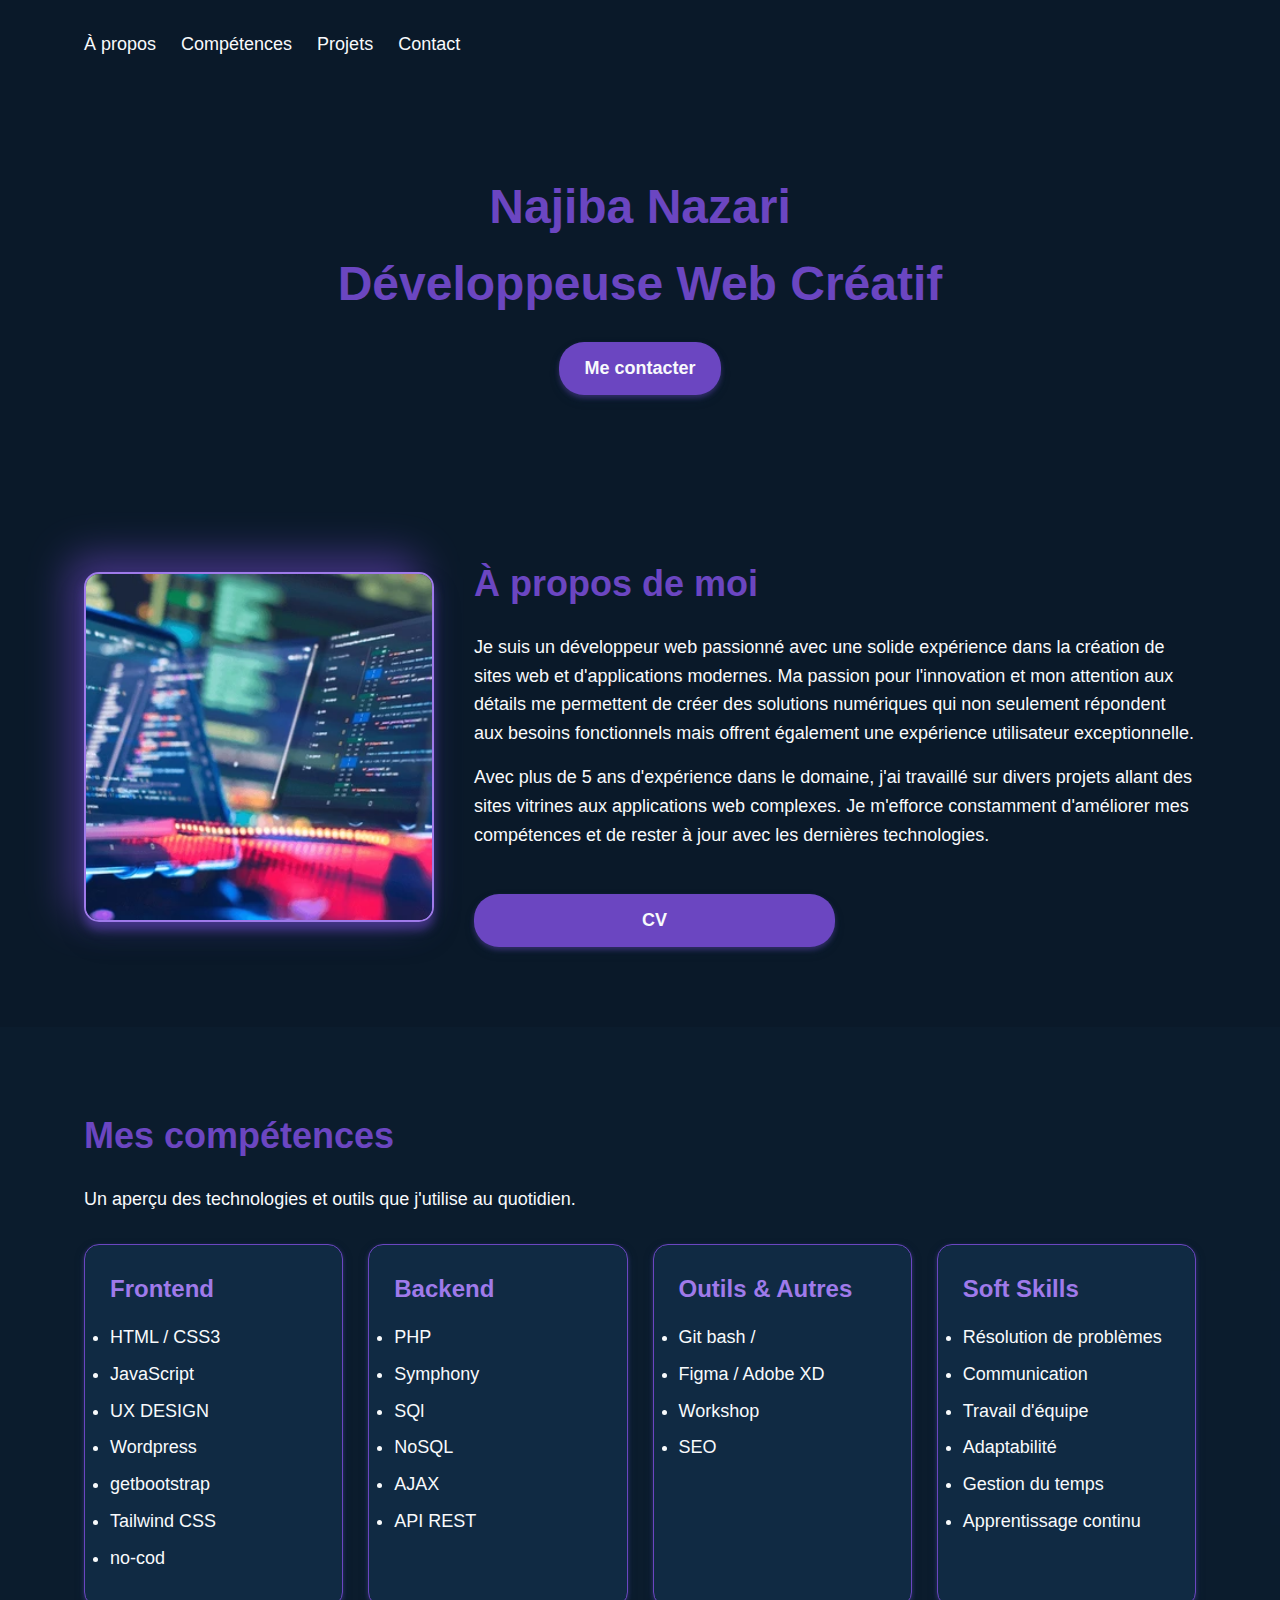
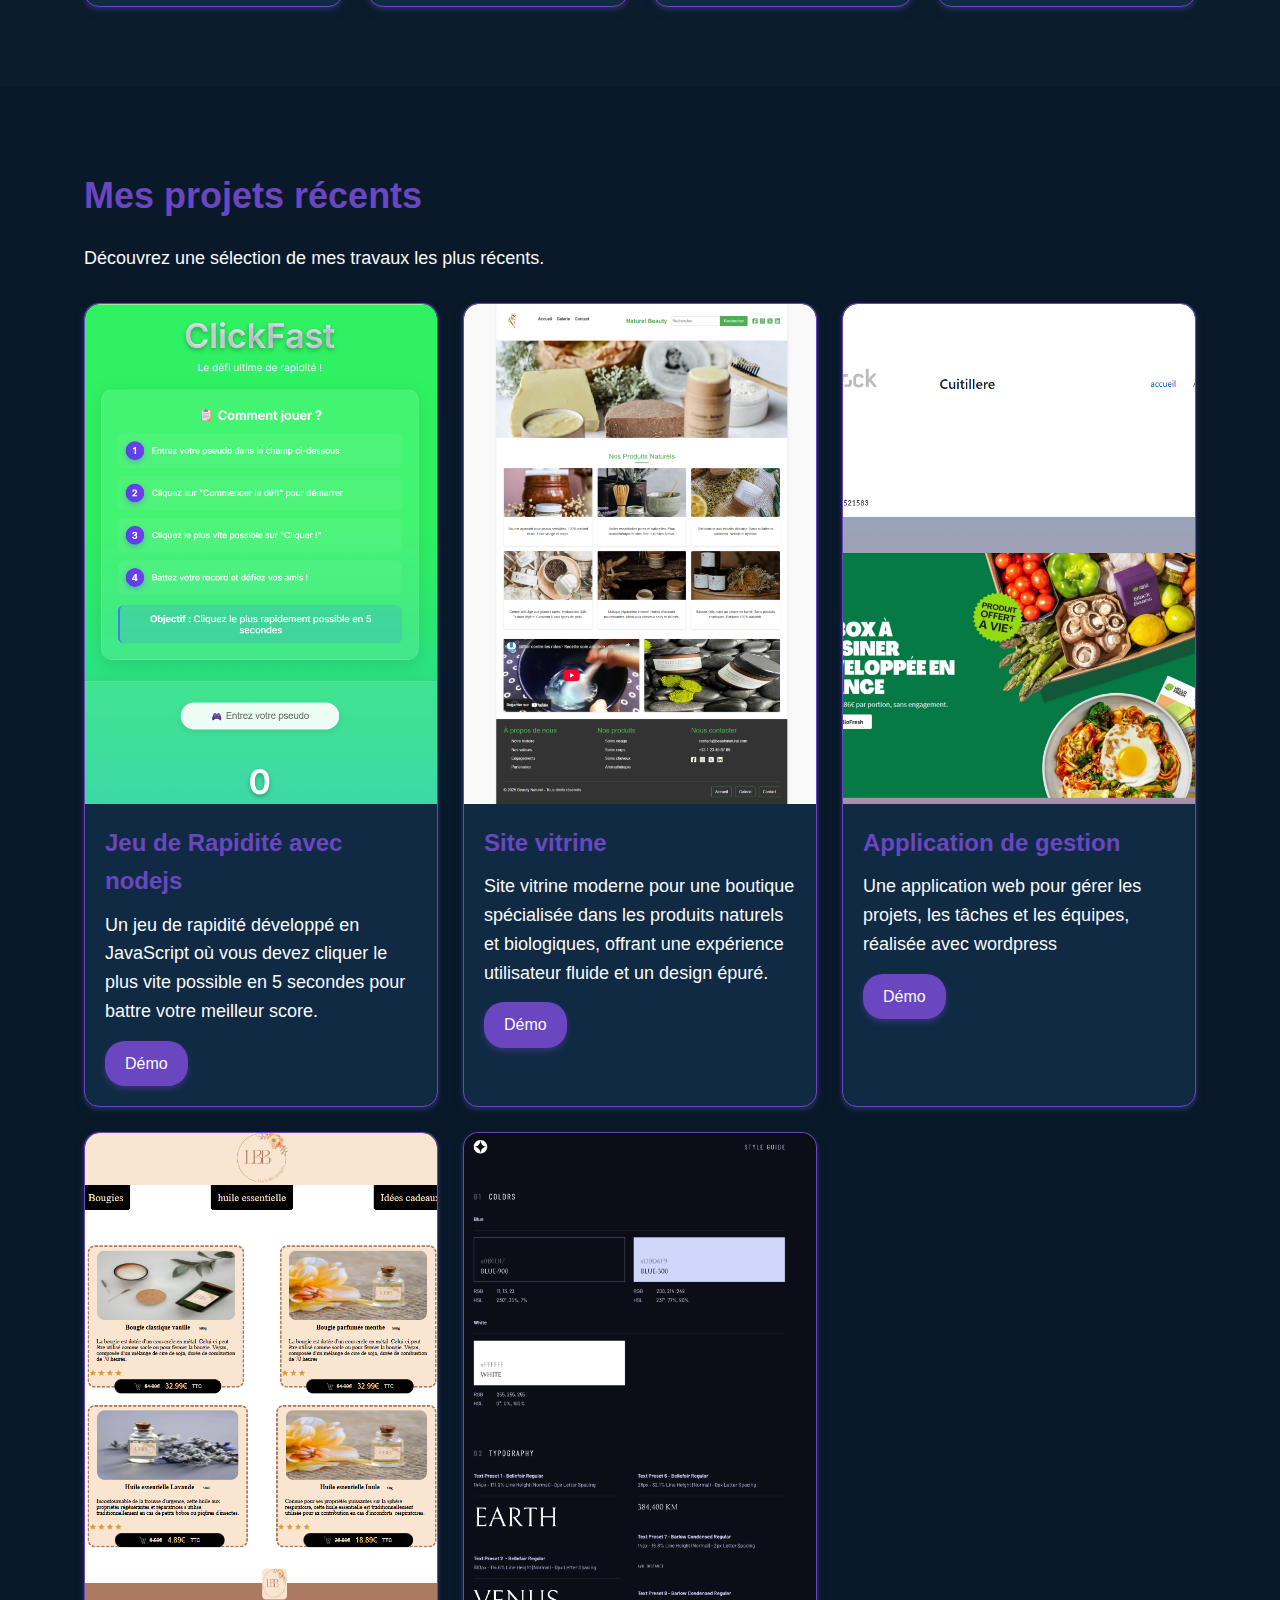
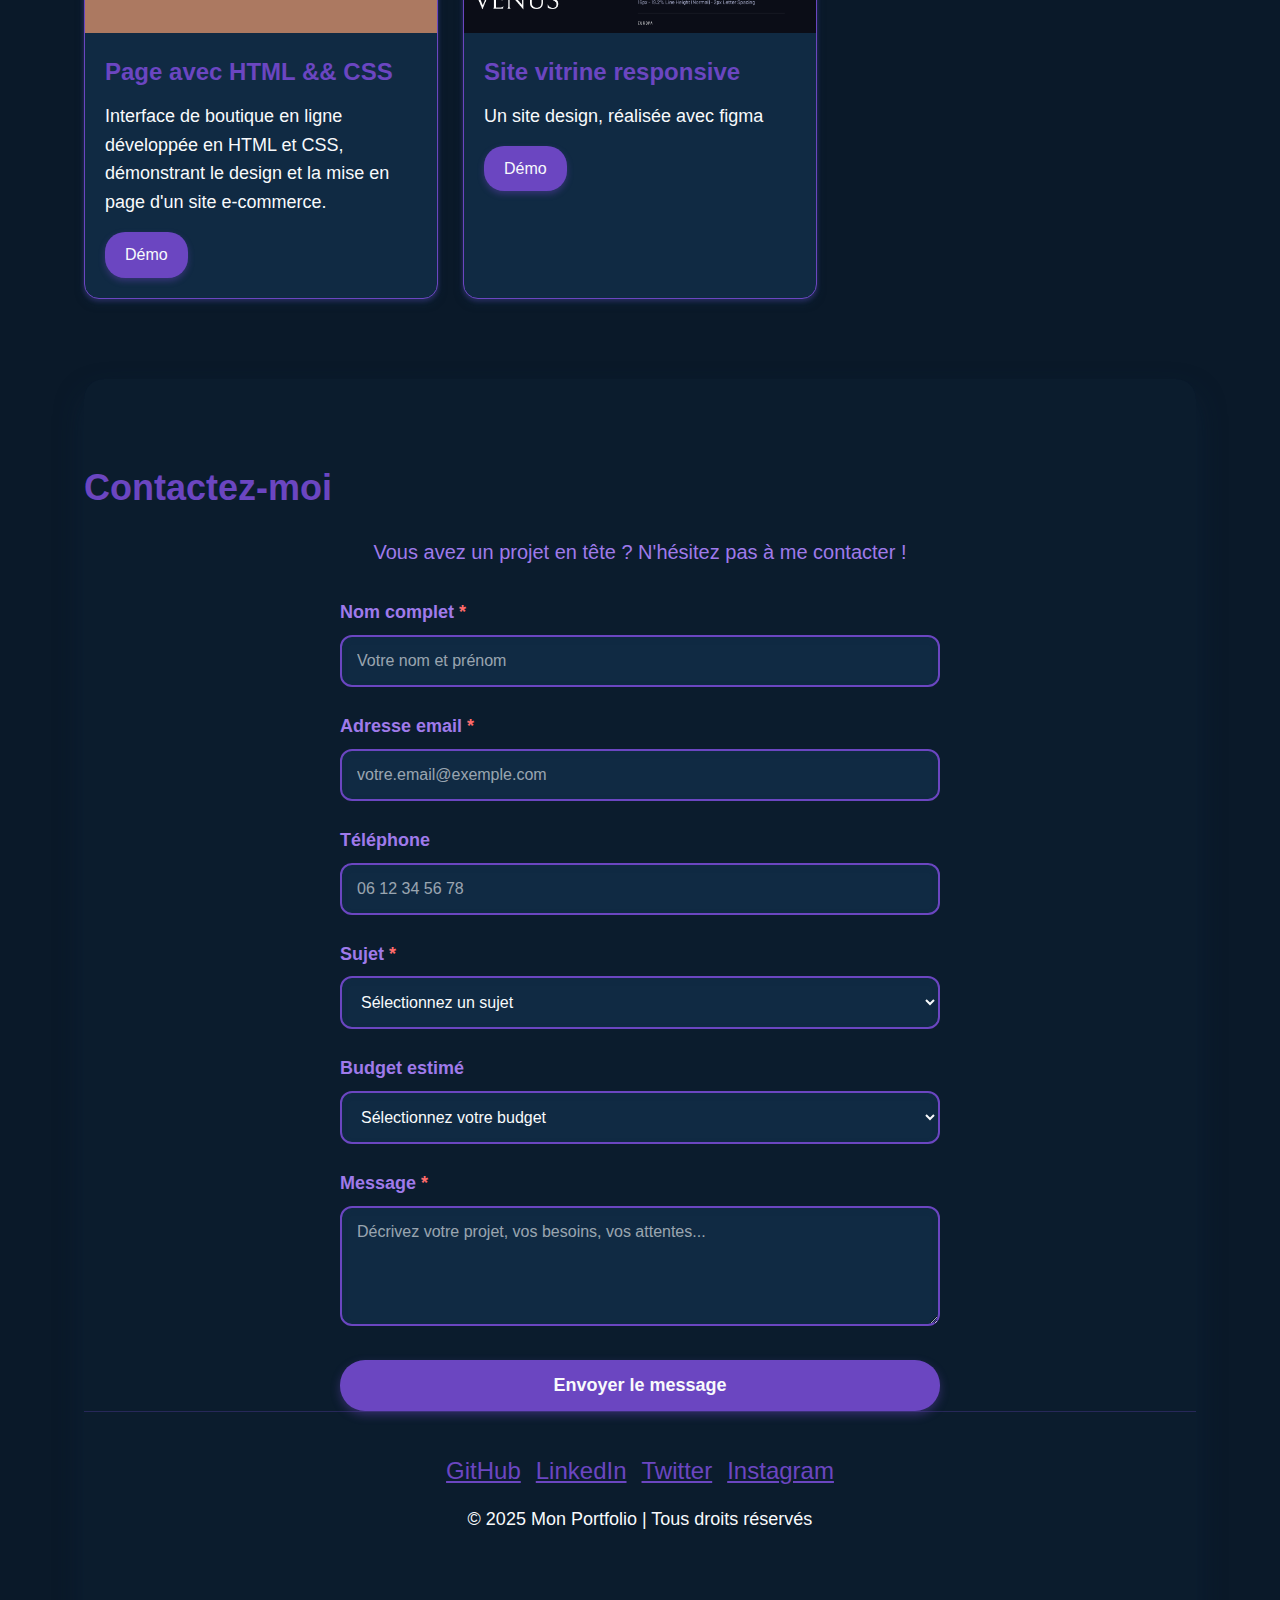
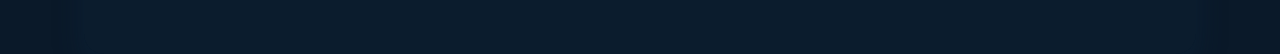
<file: index.html>
<!DOCTYPE html>
<html lang="fr">
<head>
    <!-- Métadonnées de base pour le document -->
    <meta charset="UTF-8"> <!-- Encodage des caractères -->
    <meta name="viewport" content="width=device-width, initial-scale=1.0"> <!-- Responsive design -->
    <title>Portfolio Développeur Web</title> <!-- Titre de la page -->
    <link rel="stylesheet" href="style.css">
  
</head>
<body>
    <!-- EN-TÊTE DU SITE -->
    <header>
        <div class="container">
            <nav>
             
                <!-- Menu de navigation -->
                <div class="nav-links">
                    <a href="#about">À propos</a>
                    <a href="#skills">Compétences</a>
                    <a href="#projects">Projets</a>
                    <a href="#container">Contact</a>
                </div>
            </nav>
        </div>
    </header>
    
    <!-- SECTION HÉRO (BANNIÈRE PRINCIPALE) -->
    <section class="hero animated">
        <div class="container">
            <!-- Titre principal avec nom -->
            <h1>Najiba Nazari <br>Développeuse Web Créatif</h1>
        
            <!-- Bouton d'appel à l'action -->
            <a href="#contact" class="btn">Me contacter</a>
        </div>
    </section>
    
    <!-- SECTION À PROPOS -->
    <section id="about" class="about">
        <div class="container">
            <div class="about-content">
                <!-- Photo de profil avec effet visuel -->
                <div class="about-img">
                    <img src="imageprofil.webp" alt="Photo de profil">
                </div>
                <!-- Texte de présentation -->
                <div class="about-text">
                    <h2 class="section-title">À propos de moi</h2>
                    <p>Je suis un développeur web passionné avec une solide expérience dans la création de sites web et d'applications modernes. Ma passion pour l'innovation et mon attention aux détails me permettent de créer des solutions numériques qui non seulement répondent aux besoins fonctionnels mais offrent également une expérience utilisateur exceptionnelle.</p>
                    <p>Avec plus de 5 ans d'expérience dans le domaine, j'ai travaillé sur divers projets allant des sites vitrines aux applications web complexes. Je m'efforce constamment d'améliorer mes compétences et de rester à jour avec les dernières technologies.</p>
                    <!-- Bouton pour télécharger le CV -->
                    <a href="cv/index.html" class="btn btn2"> CV</a>
                </div>
            </div>
        </div>
    </section>
    
    <!-- SECTION COMPÉTENCES -->
    <section id="skills" class="skills">
        <div class="container">
            <h2 class="section-title">Mes compétences</h2>
            <p>Un aperçu des technologies et outils que j'utilise au quotidien.</p>
            
            <!-- Grille des compétences -->
            <div class="skills-container">
                <!-- Carte des compétences Frontend -->
                <div class="skill-card">
                    <h3>Frontend</h3>
                    <ul>
                        <li>HTML / CSS3</li>
                        <li>JavaScript </li>
                        <li>UX DESIGN</li>
                        <li>Wordpress</li>
                        <li>getbootstrap</li>
                        <li>Tailwind CSS</li>
                        <li>no-cod</li>
                    </ul>
                </div>
                
                <!-- Carte des compétences Backend -->
                <div class="skill-card">
                    <h3>Backend</h3>
                    <ul>
                      
                       
                        <li>PHP</li>
                        <li>Symphony </li>
                        <li>SQl</li>
                        <li>NoSQL</li>
                        <li>AJAX</li>
                        <li>API REST</li>
                    </ul>
                </div>
                
                <!-- Carte des outils -->
                <div class="skill-card">
                    <h3>Outils & Autres</h3>
                    <ul>
                        <li>Git bash / </li>
                        <li>Figma / Adobe XD</li>
                      
                        <li>Workshop</li>
                        <li>SEO</li>
                    </ul>
                </div>
                
                <!-- Carte des soft skills -->
                <div class="skill-card">
                    <h3>Soft Skills</h3>
                    <ul>
                        <li>Résolution de problèmes</li>
                        <li>Communication</li>
                        <li>Travail d'équipe</li>
                        <li>Adaptabilité</li>
                        <li>Gestion du temps</li>
                        <li>Apprentissage continu</li>
                    </ul>
                </div>
            </div>
        </div>
    </section>
    
    <!-- SECTION PROJETS -->
   <!-- SECTION PROJETS -->





   
<section id="projects" class="projects">
    <div class="container">
        <h2 class="section-title">Mes projets récents</h2>
        <p>Découvrez une sélection de mes travaux les plus récents.</p>
        
        <!-- Grille des projets -->
        <div class="projects-grid">
            <!-- Projet 1 -->
            <div class="project-card">
                <div class="project-img"><img src="Capture d'écran 2.png" alt=""></div>
                <div class="project-content">
                    <h3>Jeu de Rapidité avec nodejs</h3>
                    <p>Un jeu de rapidité développé en JavaScript où vous devez cliquer le plus vite possible en 5 secondes pour battre votre meilleur score.</p>
                    <div class="project-links">
                        <a href="https://najiba93.github.io/clickFast2/">Démo</a>
                        <!-- <a href="#">Code</a> -->
                    </div>
                </div>
            </div>



                  <!-- Projet 2 (Produits Naturels) - NOUVEAU -->
            <div class="project-card">
                <div class="project-img">
                    <!-- L'image sera intégrée ici, permettant de défiler verticalement -->
                    <img src="image.png" alt="Site de vente de produits naturels">
                </div>
                <div class="project-content">
                    <h3>Site vitrine</h3>
                    <p>Site vitrine moderne pour une boutique spécialisée dans les produits naturels et biologiques, offrant une expérience utilisateur fluide et un design épuré.</p>
                    <div class="project-links">
                        <a href="https://produit-naturel.vercel.app">Démo</a>
                    </div>
                </div>
            </div>

    <!-- Projet 3 -->
            <div class="project-card">
                <div class="project-img"><img src="site cuiller.png" alt=""></div>
                <div class="project-content">
                    <h3>Application de gestion</h3>
                    <p>Une application web pour gérer les projets, les tâches et les équipes, réalisée avec wordpress </p>
                    <div class="project-links">
                        <a href="https://live-cuillere.pantheonsite.io/">Démo</a>
                        <!-- <a href="#">Code</a> -->
                    </div>
                </div>
            </div>



       <!-- Projet 4-->
            <div class="project-card">
                <div class="project-img"><img src="produit.png" alt=""></div>
                <div class="project-content">
                    <h3>Page avec HTML && CSS</h3>
                   <p>Interface de boutique en ligne développée en HTML et CSS, démonstrant le design et la mise en page d'un site e-commerce.</p>
                    <div class="project-links">
                        <a href="file:///C:/Users/EDW2425/Desktop/setportefolio/page1.html">Démo</a>
                        <!-- <a href="#">Code</a> -->
                    </div>
                </div>
            </div>
            



        


            
            <!-- Projet 5 -->
            <div class="project-card">
                <div class="project-img"><img src="figma.png" alt=""></div>
                <div class="project-content">
                    <h3>Site vitrine responsive</h3>
                    <p>Un site design, réalisée avec figma</p>
                    <div class="project-links">
                        <a href="#">Démo</a>
                        <!-- <a href="#">Code</a> -->
                    </div>
                </div>
            </div>
            
      
        </div>
    </div>
</section>



 <div id="container" class="container">
        <!-- SECTION CONTACT -->
        <section class="contact">
            <h2 class="section-title">Contactez-moi</h2>
            <p class="contact-intro">Vous avez un projet en tête ? N'hésitez pas à me contacter !</p>





            
            <!-- Formulaire de contact -->
            <form class="contact-form" action="https://formspree.io/f/movwbjad" method="POST">
    <div class="form-group">
        <label for="name">Nom complet <span class="required">*</span></label>
        <input type="text" id="name" name="name" placeholder="Votre nom et prénom" required>
    </div>
    <div class="form-group">
        <label for="email">Adresse email <span class="required">*</span></label>
        <input type="email" id="email" name="_replyto" placeholder="votre.email@exemple.com" required>
    </div>
    <div class="form-group">
        <label for="phone">Téléphone</label>
        <input type="tel" id="phone" name="phone" placeholder="06 12 34 56 78">
    </div>
    <div class="form-group">
        <label for="subject">Sujet <span class="required">*</span></label>
        <select id="subject" name="subject" required>
            <option value="">Sélectionnez un sujet</option>
            <option value="devis">Demande de devis</option>
            <option value="projet">Nouveau projet</option>
            <option value="collaboration">Collaboration</option>
            <option value="maintenance">Maintenance de site</option>
            <option value="autre">Autre</option>
        </select>
    </div>
    <div class="form-group">
        <label for="budget">Budget estimé</label>
        <select id="budget" name="budget">
            <option value="">Sélectionnez votre budget</option>
            <option value="500-1000">500€ - 1 000€</option>
            <option value="1000-3000">1 000€ - 3 000€</option>
            <option value="3000-5000">3 000€ - 5 000€</option>
            <option value="5000+">Plus de 5 000€</option>
            <option value="non-defini">Non défini</option>
        </select>
    </div>
    <div class="form-group">
        <label for="message">Message <span class="required">*</span></label>
        <textarea id="message" name="message" placeholder="Décrivez votre projet, vos besoins, vos attentes..." required></textarea>
    </div>
    <div style="display:none">
        <input type="text" name="_gotcha">
    </div>
    <button type="submit" class="btn-submit">Envoyer le message</button>
</form>

    <script>
        // Script pour améliorer l'expérience utilisateur
       document.addEventListener('DOMContentLoaded', function() {
    const form = document.querySelector('.contact-form');
    
    form.addEventListener('submit', function(e) {
        e.preventDefault(); // Empêche la soumission par défaut pour gérer l'animation
        
        const button = form.querySelector('.btn-submit');
        const originalText = button.textContent;
        
        // Animation du bouton
        button.textContent = 'Envoi en cours...';
        button.style.background = '#4ade80';
        button.disabled = true;
        
        // Envoyer la requête à Formspree via Fetch
        fetch(form.action, {
            method: 'POST',
            body: new FormData(form),
            headers: {
                'Accept': 'application/json'
            }
        })
        .then(response => {
            if (response.ok) {
                // Succès
                button.textContent = 'Message envoyé !';
                button.style.background = '#22c55e';
                form.reset(); // Réinitialiser le formulaire
                setTimeout(() => {
                    button.textContent = originalText;
                    button.style.background = '';
                    button.disabled = false;
                }, 2000);
            } else {
                // Erreur
                throw new Error('Erreur lors de l\'envoi du formulaire');
            }
        })
        .catch(error => {
            // Gestion des erreurs
            button.textContent = 'Erreur lors de l\'envoi';
            button.style.background = '#ef4444';
            console.error('Erreur:', error);
            setTimeout(() => {
                button.textContent = originalText;
                button.style.background = '';
                button.disabled = false;
            }, 2000);
        });
    });
});
    </script>




    
    <!-- PIED DE PAGE -->
    <footer>
        <div class="container">
            <!-- Liens vers les réseaux sociaux -->
            <div class="social-links">
                <a href="https://github.com/najiba93">GitHub</a>
                <a href="linkedin.com/in/najiba-nazari-a52b43366">LinkedIn</a>
                <a href="#">Twitter</a>
                <a href="#">Instagram</a>
            </div>
            
            <!-- Copyright -->
            <p>&copy; 2025 Mon Portfolio | Tous droits réservés</p>
        </div>
    </footer>
</body>
</html>
</file>
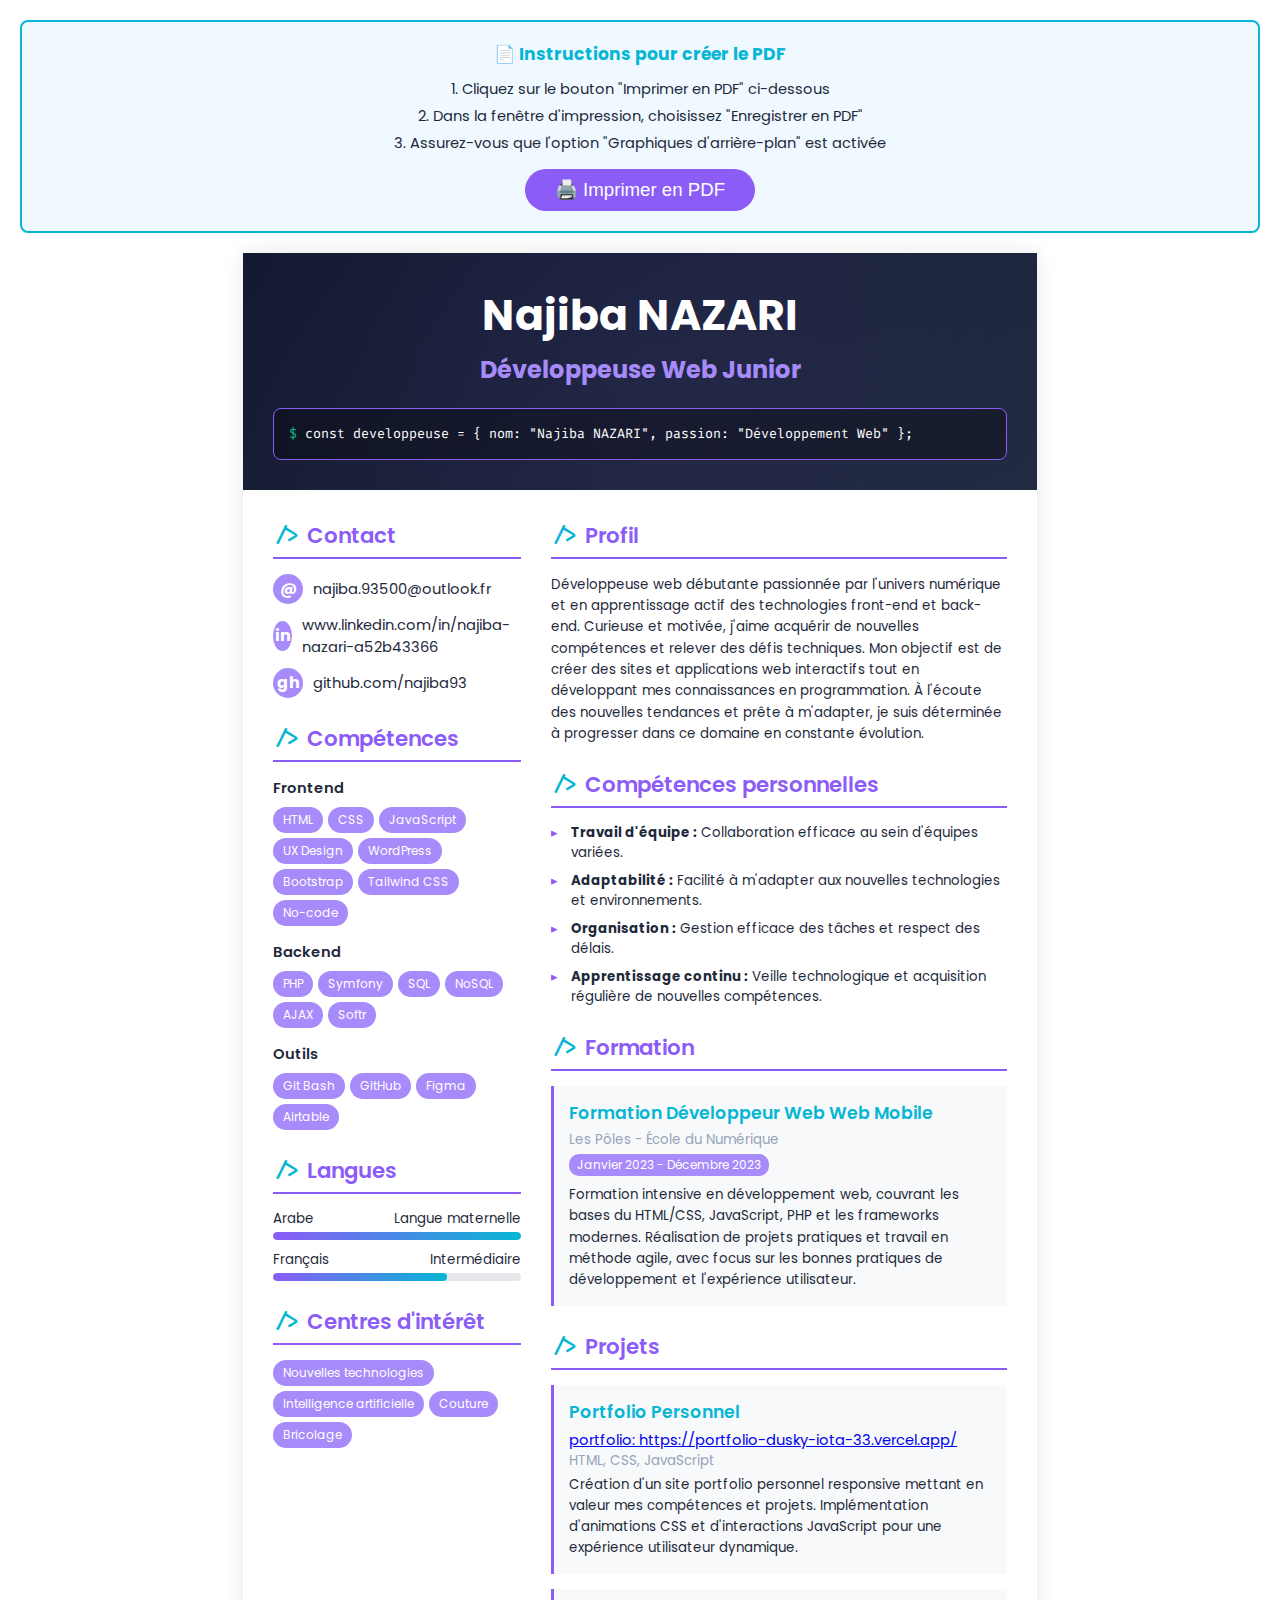
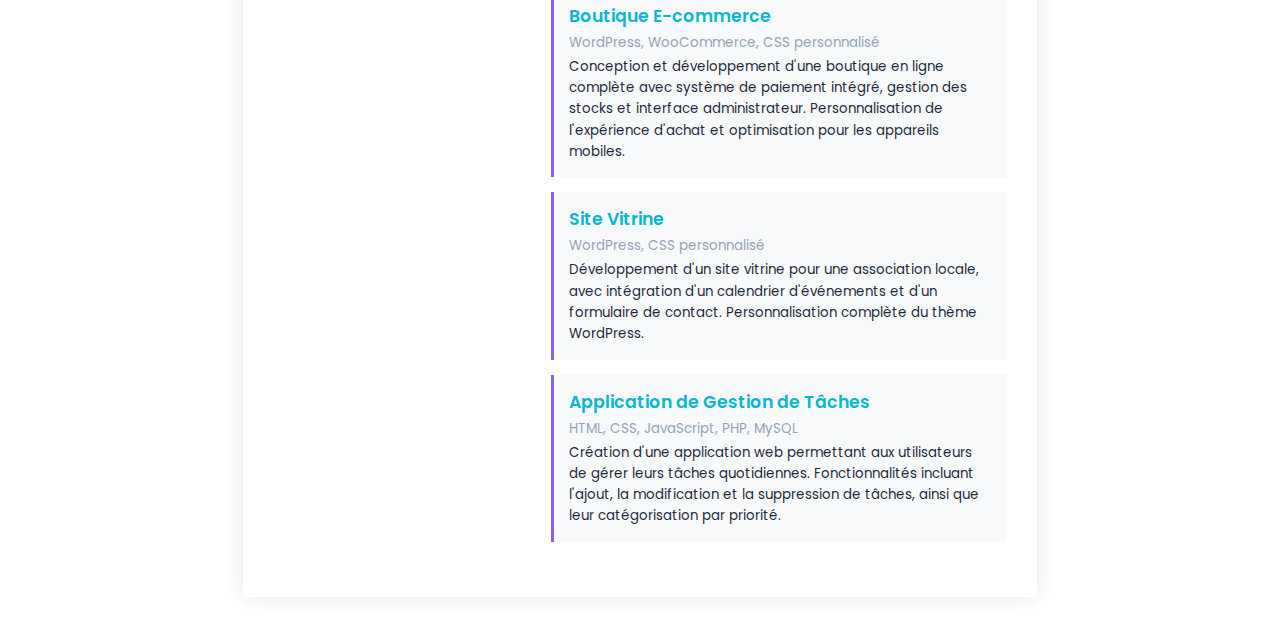
<file: cv/index.html>
<!DOCTYPE html>
<html lang="fr">
<head>
    <meta charset="UTF-8">
    <meta name="viewport" content="width=device-width, initial-scale=1.0">
    <title>CV - Najiba NAZARI - Développeuse Web Junior</title>
    <style>
        @import url('https://fonts.googleapis.com/css2?family=Fira+Code:wght@300;400;500;600;700&family=Poppins:wght@300;400;500;600;700&display=swap');
        
        /* Optimisé pour l'impression PDF */
        @media print {
            body {
                -webkit-print-color-adjust: exact;
                print-color-adjust: exact;
            }
            
            .no-print {
                display: none;
            }
            
            .page-break {
                page-break-before: always;
            }
        }
        
        :root {
            --bg-dark: #0f172a;
            --bg-card: #1e293b;
            --primary: #8b5cf6;
            --primary-light: #a78bfa;
            --secondary: #06b6d4;
            --accent: #f43f5e;
            --success: #10b981;
            --warning: #f59e0b;
            --text-light: #f8fafc;
            --text-dark: #1e293b;
            --text-muted: #94a3b8;
            --border-color: #334155;
        }
        
        * {
            margin: 0;
            padding: 0;
            box-sizing: border-box;
        }
        
        body {
            font-family: 'Poppins', sans-serif;
            background-color: white;
            color: var(--text-dark);
            line-height: 1.5;
            font-size: 11pt;
            margin: 0;
            padding: 20px;
        }
        
        .pdf-container {
            max-width: 210mm;
            margin: 0 auto;
            background: white;
            box-shadow: 0 0 20px rgba(0,0,0,0.1);
        }
        
        /* En-tête */
        .pdf-header {
            background: linear-gradient(135deg, var(--bg-dark) 0%, var(--bg-card) 100%);
            color: white;
            padding: 30px;
            text-align: center;
            position: relative;
            overflow: hidden;
        }
        
        .pdf-header::before {
            content: '';
            position: absolute;
            top: -50%;
            right: -50%;
            width: 200%;
            height: 200%;
            background: radial-gradient(circle, rgba(139, 92, 246, 0.1) 0%, transparent 70%);
        }
        
        .pdf-name {
            font-size: 32pt;
            font-weight: 700;
            margin-bottom: 5px;
            position: relative;
            z-index: 1;
        }
        
        .pdf-title {
            font-size: 18pt;
            color: var(--primary-light);
            margin-bottom: 20px;
            position: relative;
            z-index: 1;
        }
        
        .pdf-terminal {
            background: rgba(0, 0, 0, 0.3);
            border: 1px solid var(--primary);
            border-radius: 8px;
            padding: 15px;
            font-family: 'Fira Code', monospace;
            font-size: 10pt;
            text-align: left;
            position: relative;
            z-index: 1;
        }
        
        .pdf-terminal-prompt {
            color: var(--success);
        }
        
        /* Contenu principal */
        .pdf-content {
            padding: 30px;
            display: grid;
            grid-template-columns: 1fr 2fr;
            gap: 30px;
        }
        
        /* Sections */
        .pdf-section {
            margin-bottom: 25px;
        }
        
        .pdf-section-title {
            font-size: 16pt;
            font-weight: 600;
            color: var(--primary);
            border-bottom: 2px solid var(--primary);
            padding-bottom: 5px;
            margin-bottom: 15px;
            display: flex;
            align-items: center;
        }
        
        .pdf-section-title::before {
            content: '/>';
            font-family: 'Fira Code', monospace;
            color: var(--secondary);
            margin-right: 8px;
        }
        
        /* Contact */
        .pdf-contact-item {
            display: flex;
            align-items: center;
            margin-bottom: 10px;
            color: var(--text-dark);
        }
        
        .pdf-contact-icon {
            width: 30px;
            height: 30px;
            background: var(--primary-light);
            color: white;
            border-radius: 50%;
            display: flex;
            align-items: center;
            justify-content: center;
            margin-right: 10px;
            font-size: 12pt;
            font-weight: bold;
        }
        
        /* Compétences */
        .pdf-skills-category {
            margin-bottom: 15px;
        }
        
        .pdf-skills-title {
            font-weight: 600;
            color: var(--text-dark);
            margin-bottom: 8px;
            font-size: 11pt;
        }
        
        .pdf-skills-list {
            display: flex;
            flex-wrap: wrap;
            gap: 5px;
        }
        
        .pdf-skill-item {
            background: var(--primary-light);
            color: white;
            padding: 4px 10px;
            border-radius: 15px;
            font-size: 9pt;
        }
        
        /* Langues */
        .pdf-language-item {
            margin-bottom: 10px;
        }
        
        .pdf-language-info {
            display: flex;
            justify-content: space-between;
            margin-bottom: 3px;
            font-size: 10pt;
        }
        
        .pdf-language-bar {
            height: 8px;
            background: #e5e7eb;
            border-radius: 4px;
            overflow: hidden;
        }
        
        .pdf-language-progress {
            height: 100%;
            background: linear-gradient(90deg, var(--primary), var(--secondary));
            border-radius: 4px;
        }
        
        /* Expérience et Projets */
        .pdf-experience-item {
            background: #f8f9fa;
            border-left: 3px solid var(--primary);
            padding: 15px;
            margin-bottom: 15px;
        }
        
        .pdf-job-title {
            font-size: 13pt;
            font-weight: 600;
            color: var(--secondary);
            margin-bottom: 3px;
        }
        
        .pdf-company {
            color: var(--text-muted);
            font-size: 10pt;
            margin-bottom: 3px;
        }
        
        .pdf-date {
            display: inline-block;
            background: var(--primary-light);
            color: white;
            padding: 2px 8px;
            border-radius: 10px;
            font-size: 9pt;
            margin-bottom: 8px;
        }
        
        .pdf-description {
            font-size: 10pt;
            line-height: 1.6;
        }
        
        /* Soft skills */
        .pdf-soft-skill {
            margin-bottom: 8px;
            font-size: 10pt;
            padding-left: 20px;
            position: relative;
        }
        
        .pdf-soft-skill::before {
            content: '▸';
            position: absolute;
            left: 0;
            color: var(--primary);
        }
        
        .pdf-soft-skill strong {
            color: var(--text-dark);
        }
        
        /* Instructions d'impression */
        .print-instructions {
            background: #f0f9ff;
            border: 2px solid var(--secondary);
            border-radius: 8px;
            padding: 20px;
            margin-bottom: 20px;
            text-align: center;
        }
        
        .print-instructions h3 {
            color: var(--secondary);
            margin-bottom: 10px;
        }
        
        .print-instructions p {
            margin-bottom: 5px;
        }
        
        .print-button {
            background: var(--primary);
            color: white;
            border: none;
            padding: 10px 30px;
            border-radius: 25px;
            font-size: 14pt;
            cursor: pointer;
            margin-top: 10px;
            transition: all 0.3s ease;
        }
        
        .print-button:hover {
            background: var(--primary-light);
            transform: translateY(-2px);
        }
    </style>
</head>
<body>
    <div class="print-instructions no-print">
        <h3>📄 Instructions pour créer le PDF</h3>
        <p>1. Cliquez sur le bouton "Imprimer en PDF" ci-dessous</p>
        <p>2. Dans la fenêtre d'impression, choisissez "Enregistrer en PDF"</p>
        <p>3. Assurez-vous que l'option "Graphiques d'arrière-plan" est activée</p>
        <button class="print-button" onclick="window.print()">🖨️ Imprimer en PDF</button>
    </div>
    
    <div class="pdf-container">
        <!-- En-tête -->
        <div class="pdf-header">
            <h1 class="pdf-name">Najiba NAZARI</h1>
            <h2 class="pdf-title">Développeuse Web Junior</h2>
            <div class="pdf-terminal">
                <span class="pdf-terminal-prompt">$</span> const developpeuse = { nom: "Najiba NAZARI", passion: "Développement Web" };
            </div>
        </div>
        
        <!-- Contenu principal -->
        <div class="pdf-content">
            <!-- Colonne gauche -->
            <div class="pdf-column-left">
                <!-- Contact -->
                <div class="pdf-section">
                    <h3 class="pdf-section-title">Contact</h3>
                    <div class="pdf-contact-item">
                        <div class="pdf-contact-icon">@</div>
                        <div>najiba.93500@outlook.fr</div>
                    </div>
                    <div class="pdf-contact-item">
                        <div class="pdf-contact-icon">in</div>
                        <div>www.linkedin.com/in/najiba-nazari-a52b43366</div>
                    </div>
                    <div class="pdf-contact-item">
                        <div class="pdf-contact-icon">gh</div>
                        <div>github.com/najiba93</div>
                    </div>
                </div>
                
                <!-- Compétences Techniques -->
                <div class="pdf-section">
                    <h3 class="pdf-section-title">Compétences</h3>
                    
                    <div class="pdf-skills-category">
                        <div class="pdf-skills-title">Frontend</div>
                        <div class="pdf-skills-list">
                            <span class="pdf-skill-item">HTML</span>
                            <span class="pdf-skill-item">CSS</span>
                            <span class="pdf-skill-item">JavaScript</span>
                            <span class="pdf-skill-item">UX Design</span>
                            <span class="pdf-skill-item">WordPress</span>
                            <span class="pdf-skill-item">Bootstrap</span>
                            <span class="pdf-skill-item">Tailwind CSS</span>
                            <span class="pdf-skill-item">No-code</span>
                        </div>
                    </div>
                    
                    <div class="pdf-skills-category">
                        <div class="pdf-skills-title">Backend</div>
                        <div class="pdf-skills-list">
                            <span class="pdf-skill-item">PHP</span>
                            <span class="pdf-skill-item">Symfony</span>
                            <span class="pdf-skill-item">SQL</span>
                            <span class="pdf-skill-item">NoSQL</span>
                            <span class="pdf-skill-item">AJAX</span>
                            <span class="pdf-skill-item">Softr</span>
                        </div>
                    </div>
                    
                    <div class="pdf-skills-category">
                        <div class="pdf-skills-title">Outils</div>
                        <div class="pdf-skills-list">
                            <span class="pdf-skill-item">Git Bash</span>
                            <span class="pdf-skill-item">GitHub</span>
                            <span class="pdf-skill-item">Figma</span>
                            <span class="pdf-skill-item">Airtable</span>
                        </div>
                    </div>
                </div>
                
                <!-- Langues -->
                <div class="pdf-section">
                    <h3 class="pdf-section-title">Langues</h3>
                    <div class="pdf-language-item">
                        <div class="pdf-language-info">
                            <span>Arabe</span>
                            <span>Langue maternelle</span>
                        </div>
                        <div class="pdf-language-bar">
                            <div class="pdf-language-progress" style="width: 100%;"></div>
                        </div>
                    </div>
                    <div class="pdf-language-item">
                        <div class="pdf-language-info">
                            <span>Français</span>
                            <span>Intermédiaire</span>
                        </div>
                        <div class="pdf-language-bar">
                            <div class="pdf-language-progress" style="width: 70%;"></div>
                        </div>
                    </div>
                </div>
                
                <!-- Centres d'intérêt -->
                <div class="pdf-section">
                    <h3 class="pdf-section-title">Centres d'intérêt</h3>
                    <div class="pdf-skills-list">
                        <span class="pdf-skill-item">Nouvelles technologies</span>
                        <span class="pdf-skill-item">Intelligence artificielle</span>
                        <span class="pdf-skill-item">Couture</span>
                        <span class="pdf-skill-item">Bricolage</span>
                    </div>
                </div>
            </div>
            
            <!-- Colonne droite -->
            <div class="pdf-column-right">
                <!-- Profil -->
                <div class="pdf-section">
                    <h3 class="pdf-section-title">Profil</h3>
                    <p class="pdf-description">
                        Développeuse web débutante passionnée par l'univers numérique et en apprentissage actif des technologies front-end et back-end. Curieuse et motivée, j'aime acquérir de nouvelles compétences et relever des défis techniques. Mon objectif est de créer des sites et applications web interactifs tout en développant mes connaissances en programmation. À l'écoute des nouvelles tendances et prête à m'adapter, je suis déterminée à progresser dans ce domaine en constante évolution.
                    </p>
                </div>
                
                <!-- Compétences personnelles -->
                <div class="pdf-section">
                    <h3 class="pdf-section-title">Compétences personnelles</h3>
                    <div class="pdf-soft-skill">
                        <strong>Travail d'équipe :</strong> Collaboration efficace au sein d'équipes variées.
                    </div>
                    <div class="pdf-soft-skill">
                        <strong>Adaptabilité :</strong> Facilité à m'adapter aux nouvelles technologies et environnements.
                    </div>
                    <div class="pdf-soft-skill">
                        <strong>Organisation :</strong> Gestion efficace des tâches et respect des délais.
                    </div>
                    <div class="pdf-soft-skill">
                        <strong>Apprentissage continu :</strong> Veille technologique et acquisition régulière de nouvelles compétences.
                    </div>
                </div>
                
                <!-- Formation -->
                <div class="pdf-section">
                    <h3 class="pdf-section-title">Formation</h3>
                    <div class="pdf-experience-item">
                        <div class="pdf-job-title">Formation Développeur Web Web Mobile</div>
                        <div class="pdf-company">Les Pôles - École du Numérique</div>
                        <div class="pdf-date">Janvier 2023 - Décembre 2023</div>
                        <p class="pdf-description">
                            Formation intensive en développement web, couvrant les bases du HTML/CSS, JavaScript, PHP et les frameworks modernes. Réalisation de projets pratiques et travail en méthode agile, avec focus sur les bonnes pratiques de développement et l'expérience utilisateur.
                        </p>
                      
                    </div>
                </div>
                
                <!-- Projets -->
                <div class="pdf-section">
                    <h3 class="pdf-section-title">Projets</h3>
                    
                    <div class="pdf-experience-item">
                        <div class="pdf-job-title">Portfolio Personnel</div>
                          <a href="https://najiba93.github.io/port-folio/">portfolio: https://portfolio-dusky-iota-33.vercel.app/ </a>
                        <div class="pdf-company">HTML, CSS, JavaScript</div>
                        <p class="pdf-description">
                            Création d'un site portfolio personnel responsive mettant en valeur mes compétences et projets. Implémentation d'animations CSS et d'interactions JavaScript pour une expérience utilisateur dynamique.
                        </p>
                    </div>
                    
                    <div class="pdf-experience-item">
                        <div class="pdf-job-title">Boutique E-commerce</div>
                        <div class="pdf-company">WordPress, WooCommerce, CSS personnalisé</div>
                        <p class="pdf-description">
                            Conception et développement d'une boutique en ligne complète avec système de paiement intégré, gestion des stocks et interface administrateur. Personnalisation de l'expérience d'achat et optimisation pour les appareils mobiles.
                        </p>
                    </div>
                    
                    <div class="pdf-experience-item">
                        <div class="pdf-job-title">Site Vitrine</div>
                        <div class="pdf-company">WordPress, CSS personnalisé</div>
                        <p class="pdf-description">
                            Développement d'un site vitrine pour une association locale, avec intégration d'un calendrier d'événements et d'un formulaire de contact. Personnalisation complète du thème WordPress.
                        </p>
                    </div>
                    
                    <div class="pdf-experience-item">
                        <div class="pdf-job-title">Application de Gestion de Tâches</div>
                        <div class="pdf-company">HTML, CSS, JavaScript, PHP, MySQL</div>
                        <p class="pdf-description">
                            Création d'une application web permettant aux utilisateurs de gérer leurs tâches quotidiennes. Fonctionnalités incluant l'ajout, la modification et la suppression de tâches, ainsi que leur catégorisation par priorité.
                        </p>
                    </div>
                </div>
            </div>
        </div>
    </div>
</body>
</html>
</file>
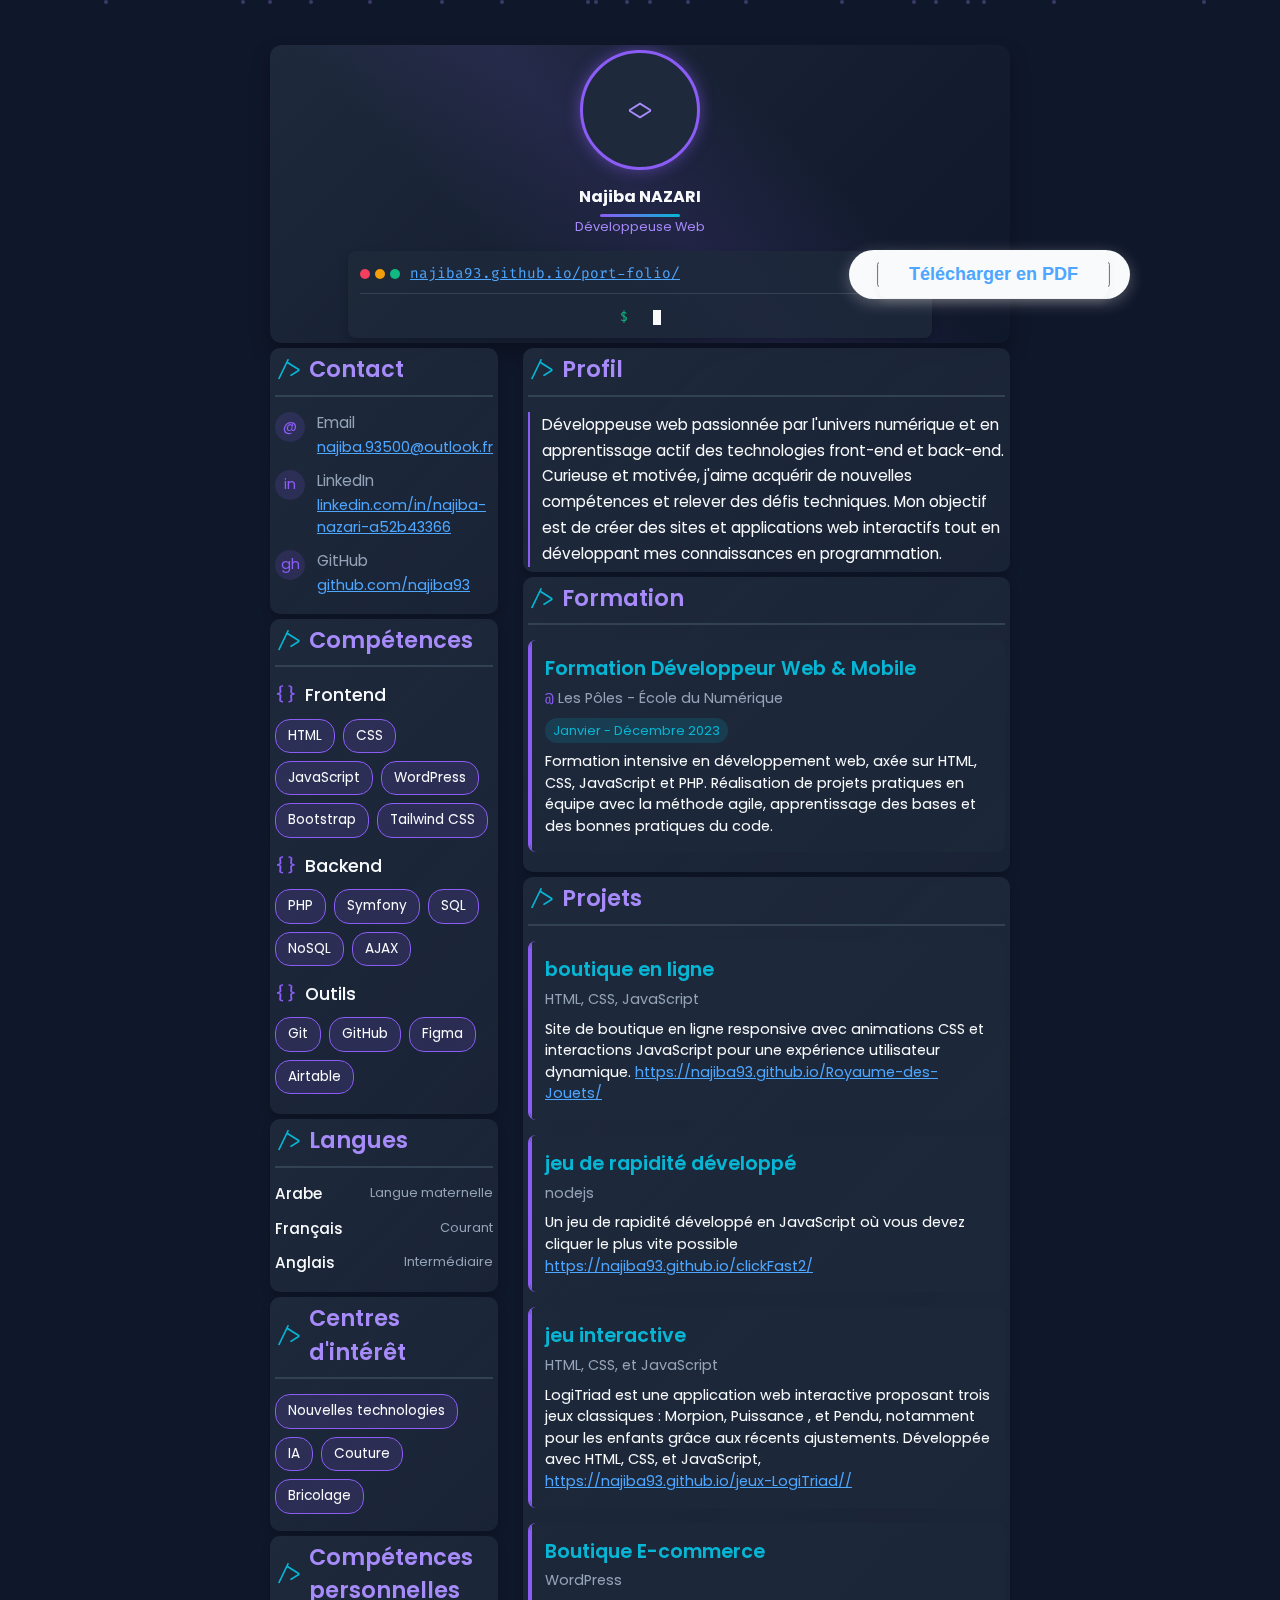
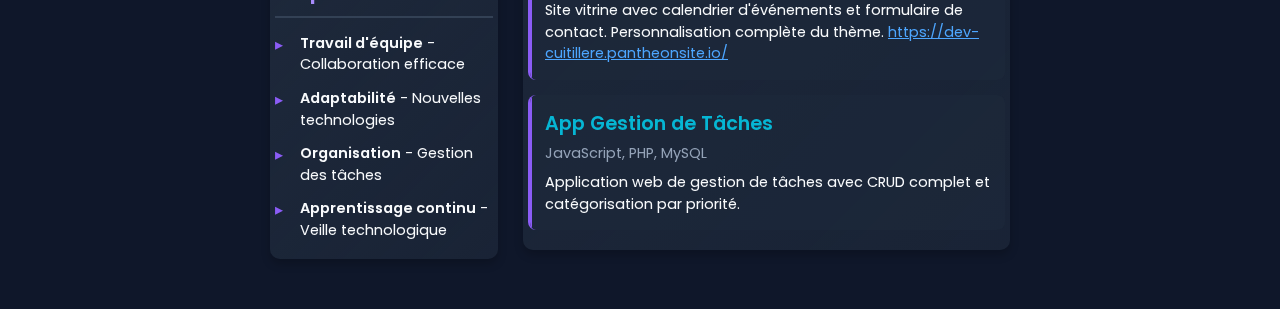
<file: cv.html>
<!DOCTYPE html>
<html lang="fr">
<head>
    <!-- Google tag (gtag.js) -->
<script async src="https://www.googletagmanager.com/gtag/js?id=G-S411G1MXN8"></script>
<script>
  window.dataLayer = window.dataLayer || [];
  function gtag(){dataLayer.push(arguments);}
  gtag('js', new Date());

  gtag('config', 'G-S411G1MXN8');
</script>
  <meta charset="UTF-8">
  <title>CV Développeuse Web - Najiba NAZARI</title>
  <!-- ... tes styles ici ... -->
</head>
<body>




    <style>
        @import url('https://fonts.googleapis.com/css2?family=Fira+Code:wght@300;400;500;600;700&family=Poppins:wght@300;400;500;600;700&display=swap');
        
        :root {
            --bg-dark: #0f172a;
            --bg-card: #1e293b;
            --primary: #8b5cf6;
            --primary-light: #a78bfa;
            --secondary: #06b6d4;
            --accent: #f43f5e;
            --success: #10b981;
            --warning: #f59e0b;
            --text-light: #f8fafc;
            --text-dark: #1e293b;
            --text-muted: #94a3b8;
            --border-color: #334155;
        }
        
        * {
            margin: 0;
            padding: 0;
            box-sizing: border-box;
        }
        
        body {
            font-family: 'Poppins', sans-serif;
            background-color: var(--bg-dark);
            color: var(--text-light);
            line-height: 1.5;
            overflow-x: hidden;
            font-size: 9px;
        }
        
        /* Bouton de téléchargement fixe */
         .download-btn {


        

            position: fixed;
            top: 250px;
            right: 150px;
            background: linear-gradient(135deg, var( --text-light), var( --text-light));
            color: rgb(204, 34, 34);
          
            padding: 12px 20px;
            border-radius: 25px;
            font-size: 14px;
            font-weight: 600;
            cursor: pointer;
            z-index: 1000;
            box-shadow: 0 4px 15px rgba(243, 240, 240, 0.3);
            transition: all 0.3s ease;
            display: flex;
            align-items: center;
            gap: 8px;
            text-decoration: none;
        }
        
        .download-btn:hover {
            transform: translateY(-2px);
            box-shadow: 0 6px 20px rgba(139, 92, 246, 0.4);
        }
        
        .download-btn::before {
            content: '';
            font-size: 16px;
        } 
        





        .download-btn a {
            background-color: var( --text-light); /* Changed to a bold red for higher visibility */
            color: rgb(216, 206, 206);
            padding: 14px 30px; /* Increased padding for larger button */
            text-decoration: none;
            border-radius: 8px; /* Slightly larger border-radius */
            font-size: 18px; /* Larger font size */
            font-weight: bold; /* Bold text for emphasis */
            box-shadow: 0 4px 8px rgba(206, 200, 200, 0.2); /* Added shadow for depth */
            transition: background-color 0.3s ease, transform 0.2s ease;
        }
        .download-btn a:hover {
            background-color: #0b163b; /* Darker red on hover */
            transform: scale(1.05); /* Slight scale effect on hover */
        }










        /* Effet de fond matrix */
        .matrix-bg {
            position: fixed;
            top: 0;
            left: 0;
            width: 100%;
            height: 100%;
            z-index: -1;
            opacity: 0.05;
            pointer-events: none;
        }
        
        .container {
            max-width: 750px;
            margin: 0 auto;
            padding: 5px;
        }
        
        /* En-tête */
        .header {
            display: flex;
            flex-direction: column;
            align-items: center;
            text-align: center;
            width: 100%;
            padding: 5px 5px;
            position: relative;
            overflow: hidden;
            border-radius: 12px;
            margin-bottom: 5px;
            background: linear-gradient(135deg, var(--bg-card), var(--bg-dark));
            box-shadow: 0 10px 20px rgba(0, 0, 0, 0.3);
            animation: fadeInDown 1s ease-out;
        }
        
        @keyframes fadeInDown {
            from {
                opacity: 0;
                transform: translateY(-20px);
            }
            to {
                opacity: 1;
                transform: translateY(0);
            }
        }
        
        .header::before {
            content: '';
            position: absolute;
            top: 0;
            left: 0;
            width: 100%;
            height: 100%;
            background: linear-gradient(45deg, transparent 30%, rgba(139, 92, 246, 0.1), transparent 70%);
            animation: headerShine 5s infinite linear;
        }
        
        @keyframes headerShine {
            0% {
                transform: translateX(-100%) rotate(0deg);
            }
            100% {
                transform: translateX(100%) rotate(0deg);
            }
        }
        
        .profile-img {
            width: 120px;
            height: 120px;
            border-radius: 50%;
            border: 3px solid var(--primary);
            margin-bottom: 15px;
            background-color: var(--bg-card);
            box-shadow: 0 0 15px rgba(139, 92, 246, 0.5);
            overflow: hidden;
            position: relative;
        }
        
        .profile-img::after {
            content: '<>';
            position: absolute;
            top: 50%;
            left: 50%;
            transform: translate(-50%, -50%);
            font-family: 'Fira Code', monospace;
            color: var(--primary-light);
            font-size: 24px;
        }
        
        .name {
            font-size: 1rem;
            font-weight: 700;
            margin-bottom: 8px;
            color: var(--text-light);
            position: relative;
        }
        
        .name::after {
            content: '';
            position: absolute;
            left: 50%;
            bottom: -8px;
            width: 80px;
            height: 3px;
            background: linear-gradient(90deg, var(--primary), var(--secondary));
            transform: translateX(-50%);
            border-radius: 2px;
        }
        
        .title {
            font-size: 0.8rem;
            color: var(--primary-light);
            margin-bottom: 15px;
            font-weight: 400;
        }
        
        .terminal {
            width: 100%;
            max-width: 80%;
            padding: 12px;
            background-color: rgba(30, 41, 59, 0.8);
            border-radius: 8px;
            margin: 0 auto;
            font-family: 'Fira Code', monospace;
            box-shadow: 0 5px 10px rgba(0, 0, 0, 0.2);
            position: relative;
            overflow: hidden;
        }
        
        .terminal-header {
            display: flex;
            align-items: center;
            margin-bottom: 8px;
            padding-bottom: 8px;
            border-bottom: 1px solid var(--border-color);
        }
        
        .terminal-dots {
            display: flex;
            gap: 5px;
        }
        
        .terminal-dot {
            width: 10px;
            height: 10px;
            border-radius: 50%;
        }
        
        .terminal-dot:nth-child(1) {
            background-color: var(--accent);
        }
        
        .terminal-dot:nth-child(2) {
            background-color: var(--warning);
        }
        
        .terminal-dot:nth-child(3) {
            background-color: var(--success);
        }
        
        .terminal-title {
            margin-left: 10px;
            color: var(--text-muted);
            font-size: 0.9rem;
        }
        
        .terminal-content {
            overflow: hidden;
            white-space: nowrap;
            position: relative;
            font-size: 0.8rem;
        }
        
        .terminal-prompt {
            color: var(--success);
            margin-right: 8px;
        }
        
        .terminal-text {
            display: inline-block;
            overflow: hidden;
            animation: typing 5s steps(60, end) infinite;
            width: 0;
        }
        
        @keyframes typing {
            0% { width: 0; }
            50% { width: 100%; }
            80% { width: 100%; }
            100% { width: 0; }
        }
        
        .terminal-cursor {
            display: inline-block;
            width: 8px;
            height: 15px;
            background-color: var(--text-light);
            margin-left: 1px;
            animation: blink 1s step-end infinite;
            vertical-align: text-bottom;
        }
        
        @keyframes blink {
            0%, 100% { opacity: 0; }
            50% { opacity: 1; }
        }
        
        /* Contenu principal */
        .main-content {
            display: grid;
            grid-template-columns: 1fr 3fr;
            gap: 25px;
        }
        
        @media (max-width: 992px) {
            .main-content {
                grid-template-columns: 1fr;
            }
        }
        
        /* Style des sections */
        .section {
            background: linear-gradient(135deg, var(--bg-card), rgba(30, 41, 59, 0.7));
            border-radius: 10px;
            padding: 5px;
            margin-bottom: 5px;
            box-shadow: 0 5px 10px rgba(0, 0, 0, 0.2);
            position: relative;
            overflow: hidden;
            animation: fadeIn 0.8s ease-out;
        }
        
        @keyframes fadeIn {
            from { opacity: 0; }
            to { opacity: 1; }
        }
        
        .section-left:nth-child(1) { animation-delay: 0.1s; }
        .section-left:nth-child(2) { animation-delay: 0.2s; }
        .section-left:nth-child(3) { animation-delay: 0.3s; }
        .section-left:nth-child(4) { animation-delay: 0.4s; }
        .section-left:nth-child(5) { animation-delay: 0.5s; }
        .section-right:nth-child(1) { animation-delay: 0.6s; }
        .section-right:nth-child(2) { animation-delay: 0.7s; }
        .section-right:nth-child(3) { animation-delay: 0.8s; }
        
        .section-title {
            display: flex;
            align-items: center;
            font-size: 1.4rem;
            font-weight: 600;
            margin-bottom: 15px;
            color: var(--primary-light);
            padding-bottom: 8px;
            border-bottom: 2px solid var(--border-color);
            position: relative;
        }
        
        .section-title::before {
            content: '/>';
            font-family: 'Fira Code', monospace;
            color: var(--secondary);
            margin-right: 8px;
            font-weight: normal;
        }
        
        .section:hover .section-title::after {
            transform: scaleX(1);
        }
        
        .section-title::after {
            content: '';
            position: absolute;
            left: 0;
            bottom: -2px;
            width: 100%;
            height: 2px;
            background: linear-gradient(90deg, var(--primary), var(--secondary));
            transform: scaleX(0);
            transform-origin: left;
            transition: transform 0.5s ease;
        }
        
        /* Section Profil */
        .profile-content {
            line-height: 1.7;
            position: relative;
            padding: 0 0 0 12px;
            border-left: 2px solid var(--primary);
            font-size: 0.95rem;
        }
        
        /* Section Compétences */
        .skills-category {
            margin-bottom: 15px;
        }
        
        .skills-category-title {
            font-size: 1.1rem;
            font-weight: 500;
            margin-bottom: 10px;
            color: var(--text-light);
            display: flex;
            align-items: center;
            position: relative;
            padding-left: 30px;
        }
        
        .skills-category-title::before {
            content: '{}';
            font-family: 'Fira Code', monospace;
            position: absolute;
            left: 0;
            color: var(--primary);
        }
        
        .skills-list {
            display: flex;
            flex-wrap: wrap;
            gap: 8px;
            margin-bottom: 12px;
        }
        
        .skill-item {
            background: rgba(139, 92, 246, 0.15);
            border: 1px solid var(--primary);
            padding: 6px 12px;
            border-radius: 15px;
            font-size: 0.85rem;
            transition: all 0.3s ease;
            position: relative;
            overflow: hidden;
        }
        
        .skill-item:hover {
            transform: translateY(-2px);
            box-shadow: 0 4px 10px rgba(139, 92, 246, 0.3);
            background: rgba(139, 92, 246, 0.25);
        }
        
        .skill-item::before {
            content: '';
            position: absolute;
            top: 0;
            left: -100%;
            width: 100%;
            height: 100%;
            background: linear-gradient(90deg, transparent, rgba(255, 255, 255, 0.1), transparent);
            transition: 0.5s;
        }
        
        .skill-item:hover::before {
            left: 100%;
        }
        
        /* Soft skills */
        .soft-skills-list {
            list-style: none;
        }
        
        .soft-skill-item {
            margin-bottom: 12px;
            padding-left: 25px;
            position: relative;
            transition: transform 0.3s ease;
            font-size: 0.9rem;
        }
        
        .soft-skill-item:hover {
            transform: translateX(3px);
        }
        
        .soft-skill-item::before {
            content: '▸';
            position: absolute;
            left: 0;
            color: var(--primary);
            font-size: 1rem;
            transition: transform 0.3s ease;
        }
        
        .soft-skill-item:hover::before {
            transform: scale(1.2);
        }
        
        .soft-skill-title {
            font-weight: 600;
            color: var(--text-light);
        }
        
        /* Expérience */
        .experience-item, .project-item {
            background: rgba(30, 41, 59, 0.5);
            padding: 15px;
            border-radius: 8px;
            margin-bottom: 15px;
            border-left: 2px solid var(--primary);
            transition: all 0.3s ease;
            position: relative;
            overflow: hidden;
        }
        
        .experience-item:hover, .project-item:hover {
            transform: translateY(-3px);
            box-shadow: 0 4px 10px rgba(0, 0, 0, 0.2);
            background: rgba(30, 41, 59, 0.7);
        }
        
        .experience-item::before, .project-item::before {
            content: '';
            position: absolute;
            top: 0;
            left: 0;
            width: 2px;
            height: 100%;
            background: var(--primary);
            transition: all 0.3s ease;
        }
        
        .experience-item:hover::before, .project-item:hover::before {
            width: 4px;
        }
        
        .job-title, .project-title {
            font-size: 1.2rem;
            font-weight: 600;
            margin-bottom: 4px;
            color: var(--secondary);
        }
        
        .company, .project-tech {
            display: flex;
            align-items: center;
            margin-bottom: 8px;
            color: var(--text-muted);
            font-size: 0.9rem;
        }
        
        .company::before {
            content: '@';
            margin-right: 4px;
            color: var(--primary);
            font-family: 'Fira Code', monospace;
        }
        
        .date {
            display: inline-block;
            background: rgba(6, 182, 212, 0.15);
            color: var(--secondary);
            padding: 3px 8px;
            border-radius: 12px;
            font-size: 0.8rem;
            margin-bottom: 8px;
        }
        
        .description p {
            font-size: 0.9rem;
        }
        
        /* Langues */
        .language-item {
            margin-bottom: 12px;
        }
        
        .language-info {
            display: flex;
            justify-content: space-between;
            margin-bottom: 4px;
        }
        
        .language-name {
            font-weight: 500;
            font-size: 0.95rem;
        }
        
        .language-level {
            color: var(--text-muted);
            font-size: 0.8rem;
        }
        
        /* Contact */
        .contact-list {
            list-style: none;
        }
        
        .contact-item {
            margin-bottom: 12px;
            display: flex;
            align-items: flex-start;
        }
        
        .contact-icon {
            display: flex;
            align-items: center;
            justify-content: center;
            width: 30px;
            height: 30px;
            background: rgba(139, 92, 246, 0.15);
            border-radius: 50%;
            margin-right: 12px;
            color: var(--primary);
            font-size: 0.9rem;
            flex-shrink: 0;
            transition: all 0.3s ease;
        }
        
        .contact-item:hover .contact-icon {
            transform: scale(1.1);
            background: rgba(139, 92, 246, 0.3);
        }
        
        .contact-text {
            color: var(--text-light);
            font-size: 0.9rem;
        }
        
        .contact-label {
            display: block;
            font-size: 0.95rem;
            color: var(--text-muted);
            margin-bottom: 2px;
        }
        
        a {
            color: #4da6ff !important;
            text-decoration: underline;
            transition: color 0.2s;
        }
        a:hover {
            color: #1e90ff !important;
        }
        
        /* Particules flottantes */
        .particles {
            position: fixed;
            top: 0;
            left: 0;
            width: 100%;
            height: 100%;
            z-index: -1;
            pointer-events: none;
        }
        
        .particle {
            position: absolute;
            width: 4px;
            height: 4px;
            background-color: var(--primary-light);
            border-radius: 50%;
            opacity: 0.3;
            animation: float 15s infinite linear;
        }
        
        @keyframes float {
            0% {
                transform: translateY(0) translateX(0) rotate(0deg);
                opacity: 0.2;
            }
            25% {
                opacity: 0.4;
            }
            50% {
                transform: translateY(-100px) translateX(80px) rotate(180deg);
                opacity: 0.3;
            }
            75% {
                opacity: 0.4;
            }
            100% {
                transform: translateY(0) translateX(0) rotate(360deg);
                opacity: 0.2;
            }
        }
        
        /* Responsive */
        @media (max-width: 768px) {
            .name {
                font-size: 2.2rem;
            }
            
            .title {
                font-size: 1.2rem;
            }
            
            .main-content {
                grid-template-columns: 1fr;
            }
            
            .profile-img {
                width: 100px;
                height: 100px;
            }
            
            .terminal {
                max-width: 95%;
            }
            
            .section-title {
                font-size: 1.3rem;
            }
            
            body {
                font-size: 13px;
            }
            
            .download-btn {
                top: 10px;
                right: 10px;
                padding: 10px 16px;
                font-size: 12px;
            }
        }
        
        @media (max-width: 480px) {
            .name {
                font-size: 1.8rem;
            }
            
            .title {
                font-size: 1rem;
            }
            
            .terminal {
                padding: 8px;
            }
            
            .section {
                padding: 15px;
            }
            
            .skill-item {
                padding: 5px 10px;
                font-size: 0.8rem;
            }
            
            .section-title {
                font-size: 1.2rem;
            }
            
            .job-title, .project-title {
                font-size: 1.1rem;
            }
        }

#cv-content {
  display: flex;
  gap: 40px;
  align-items: flex-start;
  margin: 40px;
}

.btn-download {
  text-align: center;
  margin: 30px 0;
  flex-shrink: 0;
}

.btn-download a {
  display: inline-block;
  padding: 12px 24px;
  background: linear-gradient(135deg, #e8e8ec, #d7dbdd);
  color: white;
  font-weight: bold;
  font-size: 16px;
  text-decoration: none;
  border-radius: 8px;
  box-shadow: 0 4px 6px rgba(0, 0, 0, 0.1);
  transition: transform 0.2s ease, box-shadow 0.2s ease;
}

.btn-download a:hover {
  transform: translateY(-2px);
  box-shadow: 0 6px 12px rgba(0, 0, 0, 0.2);
}


.form-container {
  flex: 1;
}

    </style>
</head>

  <div id="cv-content">
    <!-- Bouton pour télécharger le CV -->
    <div class="download-btn">
      <button>  <a href="cv.pdf" download="cv.pdf"> Télécharger en PDF</a>
      </button> 
    </div>
   

   
    
    <!-- Effets d'arrière-plan -->
    <div class="matrix-bg" id="matrix-bg"></div>
    <div class="particles" id="particles"></div>
    
    <div class="container">
        <!-- Section d'en-tête -->
        <header class="header">
            <div class="profile-img"></div>
            <h1 class="name">Najiba NAZARI</h1>
            <h2 class="title">Développeuse Web</h2>
            
            <div class="terminal">
                <div class="terminal-header">
                    <div class="terminal-dots">
                        <div class="terminal-dot"></div>
                        <div class="terminal-dot"></div>
                        <div class="terminal-dot"></div>
                    </div>
                    <div class="terminal-title"><a href="https://najiba93.github.io/port-folio/" target="_blank">najiba93.github.io/port-folio/</a></div>
                </div>
                <div class="terminal-content">
                    <span class="terminal-prompt">$</span>
                    <span class="terminal-text">const developpeuse = { nom: "Najiba NAZARI", passion: "Développement Web" };</span>
                    <span class="terminal-cursor"></span>
                </div>
            </div>
        </header>
        
        <!-- Contenu principal -->
        <main class="main-content">
            <!-- Colonne gauche -->
            <div class="column-left">
                <!-- Section Contact -->
                <section class="section section-left">
                    <h3 class="section-title">Contact</h3>
                    <ul class="contact-list">
                        <li class="contact-item">
                            <div class="contact-icon">@</div>
                            <div class="contact-text">
                                <span class="contact-label">Email</span>
                                <a href="mailto:najiba.93500@outlook.fr">najiba.93500@outlook.fr</a>
                            </div>
                        </li>
                        <li class="contact-item">
                            <div class="contact-icon">in</div>
                            <div class="contact-text">
                                <span class="contact-label">LinkedIn</span>
                                <a href="https://linkedin.com/in/najiba-nazari-a52b43366" target="_blank">linkedin.com/in/najiba-nazari-a52b43366</a>
                            </div>
                        </li>
                        <li class="contact-item">
                            <div class="contact-icon">gh</div>
                            <div class="contact-text">
                                <span class="contact-label">GitHub</span>
                                <a href="https://github.com/najiba93" target="_blank">github.com/najiba93</a>
                            </div>
                        </li>
                    </ul>
                </section>
                
                <!-- Section Compétences Techniques -->
                <section class="section section-left">
                    <h3 class="section-title">Compétences</h3>
                    
                    <div class="skills-category">
                        <h4 class="skills-category-title">Frontend</h4>
                        <div class="skills-list">
                            <div class="skill-item">HTML</div>
                            <div class="skill-item">CSS</div>
                            <div class="skill-item">JavaScript</div>
                            <div class="skill-item">WordPress</div>
                            <div class="skill-item">Bootstrap</div>
                            <div class="skill-item">Tailwind CSS</div>
                        </div>
                    </div>
                    
                    <div class="skills-category">
                        <h4 class="skills-category-title">Backend</h4>
                        <div class="skills-list">
                            <div class="skill-item">PHP</div>
                            <div class="skill-item">Symfony</div>
                            <div class="skill-item">SQL</div>
                            <div class="skill-item">NoSQL</div>
                            <div class="skill-item">AJAX</div>
                        </div>
                    </div>
                    
                    <div class="skills-category">
                        <h4 class="skills-category-title">Outils</h4>
                        <div class="skills-list">
                            <div class="skill-item">Git</div>
                            <div class="skill-item">GitHub</div>
                            <div class="skill-item">Figma</div>
                            <div class="skill-item">Airtable</div>
                        </div>
                    </div>
                </section>
                
                <!-- Section Langues -->
                <section class="section section-left">
                    <h3 class="section-title">Langues</h3>
                    <div class="language-item">
                        <div class="language-info">
                            <span class="language-name">Arabe</span>
                            <span class="language-level">Langue maternelle</span>
                        </div>
                    </div>
                    
                    <div class="language-item">
                        <div class="language-info">
                            <span class="language-name">Français</span>
                            <span class="language-level">Courant</span>
                        </div>
                    </div>
                    
                    <div class="language-item">
                        <div class="language-info">
                            <span class="language-name">Anglais</span>
                            <span class="language-level">Intermédiaire</span>
                        </div>
                    </div>
                </section>
                
                <!-- Section Centres d'Intérêt -->
                <section class="section section-left">
                    <h3 class="section-title">Centres d'intérêt</h3>
                    <div class="skills-list">
                        <div class="skill-item">Nouvelles technologies</div>
                        <div class="skill-item">IA</div>
                        <div class="skill-item">Couture</div>
                        <div class="skill-item">Bricolage</div>
                    </div>
                </section>
                
                <!-- Section Compétences personnelles -->
                <section class="section section-left">
                    <h3 class="section-title">Compétences personnelles</h3>
                    <ul class="soft-skills-list">
                        <li class="soft-skill-item">
                            <span class="soft-skill-title">Travail d'équipe</span> - Collaboration efficace
                        </li>
                        <li class="soft-skill-item">
                            <span class="soft-skill-title">Adaptabilité</span> - Nouvelles technologies
                        </li>
                        <li class="soft-skill-item">
                            <span class="soft-skill-title">Organisation</span> - Gestion des tâches
                        </li>
                        <li class="soft-skill-item">
                            <span class="soft-skill-title">Apprentissage continu</span> - Veille technologique
                        </li>
                    </ul>
                </section>
            </div>
            
            <!-- Colonne droite -->
            <div class="column-right">
                <!-- Section Profil -->
                <section class="section section-right">
                    <h3 class="section-title">Profil</h3>
                    <div class="profile-content">
                        <p>Développeuse web passionnée par l'univers numérique et en apprentissage actif des technologies front-end et back-end. Curieuse et motivée, j'aime acquérir de nouvelles compétences et relever des défis techniques. Mon objectif est de créer des sites et applications web interactifs tout en développant mes connaissances en programmation.</p>
                    </div>
                </section>
                
                <!-- Section Formation -->
                <section class="section section-right">
                    <h3 class="section-title">Formation</h3>
                    <div class="experience-item">
                        <div class="job-title">Formation Développeur Web & Mobile</div>
                        <div class="company">Les Pôles - École du Numérique</div>
                        <div class="date">Janvier - Décembre 2023</div>
                        <div class="description">
                            <p>Formation intensive en développement web, axée sur HTML, CSS, JavaScript et PHP. Réalisation de projets pratiques en équipe avec la méthode agile, apprentissage des bases et des bonnes pratiques du code.</p>
                        </div>
                    </div>
                </section>
                
                <!-- Section Projets -->
                <section class="section section-right">
                    <h3 class="section-title">Projets</h3>
                    
                    <div class="project-item">
                        <div class="project-title">boutique en ligne</div>
                        <div class="project-tech">HTML, CSS, JavaScript</div>
                        <div class="description">
                            <p>Site de boutique en ligne responsive avec animations CSS et interactions JavaScript pour une expérience utilisateur dynamique. <a href="https://najiba93.github.io/Royaume-des-Jouets/" target="_blank" style="color: var(--secondary);">https://najiba93.github.io/Royaume-des-Jouets/</a></p>
                        </div>
                    </div>





        <div class="project-item">
                        <div class="project-title">jeu de rapidité développé</div>
                        <div class="project-tech">nodejs</div>
                        <div class="description">
                            <p>Un jeu de rapidité développé en JavaScript où vous devez cliquer le plus vite possible <a href="https://najiba93.github.io/clickFast2/" target="_blank" style="color: var(--secondary);">https://najiba93.github.io/clickFast2/</a></p>
                        </div>
                    </div>



     <div class="project-item">
                        <div class="project-title">jeu interactive</div>
                        <div class="project-tech">HTML, CSS, et JavaScript</div>
                        <div class="description">
                            <p>LogiTriad est une application web interactive proposant trois jeux classiques : Morpion, Puissance , et Pendu,  notamment pour les enfants grâce aux récents ajustements. Développée avec HTML, CSS, et JavaScript, <a href="https://najiba93.github.io/jeux-LogiTriad/" target="_blank" style="color: var(--secondary);">https://najiba93.github.io/jeux-LogiTriad//</a></p>
                        </div>
                    </div>


                    
                    <div class="project-item">
                        <div class="project-title">Boutique E-commerce</div>
                        <div class="project-tech">WordPress</div>
                        <div class="description">
                            <p>Site vitrine avec calendrier d'événements et formulaire de contact. Personnalisation complète du thème. <a href="https://dev-cuitillere.pantheonsite.io/" target="_blank" style="color: var(--secondary);">https://dev-cuitillere.pantheonsite.io/</a></p>
                        </div>
                    </div>
                    





   








                    <div class="project-item">
                        <div class="project-title">App Gestion de Tâches</div>
                        <div class="project-tech">JavaScript, PHP, MySQL</div>
                        <div class="description">
                            <p>Application web de gestion de tâches avec CRUD complet et catégorisation par priorité.</p>
                        </div>
                    </div>
                </section>
            </div>
        </main>
    </div>


    <!-- Ton contenu HTML/CSS ici -->
  </div>

  <!-- 2. Ton script JS pour générer le PDF -->
  <script>
// Fonction pour créer des particules d'arrière-plan
function createParticles() {
  const particlesContainer = document.getElementById('particles');
  const particleCount = 20;
  
  for (let i = 0; i < particleCount; i++) {
    const particle = document.createElement('div');
    particle.className = 'particle';
    particle.style.left = Math.random() * 100 + '%';
    particle.style.animationDelay = Math.random() * 15 + 's';
    particle.style.animationDuration = (Math.random() * 10 + 10) + 's';
    particlesContainer.appendChild(particle);
  }
}

// Initialiser les particules au chargement de la page
document.addEventListener('DOMContentLoaded', function() {
  createParticles();
});
  </script>


</body>
</html>
</file>
<file: style.css>
/* Variables CSS pour la cohérence des couleurs */
:root {
    --bleu-nuit: #0a1929;
    --bleu-fonce: #102a43;
    --violet: #6b46c1;
    --violet-clair: #9f7aea;
    --blanc: #f8fafc;
}

/* Reset CSS de base */
* {
    margin: 0;
    padding: 0;
    box-sizing: border-box;
    font-family: 'Segoe UI', Tahoma, Geneva, Verdana, sans-serif;
}

/* Style du corps de la page */
body {
    background-color: var(--bleu-nuit);
    color: var(--blanc);
    line-height: 1.6;
    font-size: clamp(16px, 2vw, 18px);
}

/* Conteneur principal */
.container {
    max-width: min(1400px, 90%);
    margin: 0 auto;
    padding: 0 clamp(15px, 2vw, 20px);
}

/* STYLES DE L'EN-TÊTE */
header {
    padding: clamp(20px, 5vw, 30px) 0;
}

nav {
    display: flex;
    justify-content: space-between;
    align-items: center;
}

.logoimg {
    width: clamp(80px, 8vw, 100px); /* Logo responsive */
}

.nav-links {
    display: flex;
    gap: clamp(20px, 3vw, 25px);
}

.nav-links a {
    color: var(--blanc);
    text-decoration: none;
    font-size: clamp(16px, 2vw, 18px);
    transition: color 0.3s;
}

.nav-links a:hover {
    color: var(--violet-clair);
}

/* STYLES DE LA SECTION HÉRO */
.hero {
    display: flex;
    flex-direction: column;
    align-items: center;
    justify-content: center;
    text-align: center;
    padding: clamp(50px, 10vw, 80px) 0;
}

.hero h1 {
    font-size: clamp(36px, 5vw, 48px);
    margin-bottom: 20px;
    color: var(--violet);
}

.hero p {
    font-size: clamp(18px, 2.5vw, 20px);
    max-width: 700px;
    margin: 0 auto 20px;
}

.btn {
    display: inline-block;
    background-color: var(--violet);
    color: var(--blanc);
    padding: clamp(10px, 2vw, 12px) clamp(20px, 3vw, 25px);
    border-radius: 25px;
    text-decoration: none;
    font-weight: bold;
    font-size: clamp(16px, 2vw, 18px);
    transition: all 0.3s;
    border: none;
    cursor: pointer;
    box-shadow: 0 3px 5px rgba(107, 70, 193, 0.4), 0 5px 10px rgba(16, 42, 67, 0.3);
}

.btn:hover {
    background-color: var(--violet-clair);
    transform: translateY(-2px);
    box-shadow: 0 4px 8px rgba(107, 70, 193, 0.6), 0 8px 15px rgba(16, 42, 67, 0.4);
}

.btn2 {
    margin-top: 30px;
    width: 50%;
    text-align: center;
}

/* STYLES DE LA SECTION À PROPOS */
.about {
    padding: clamp(50px, 10vw, 80px) 0;
}

.about-content {
    display: flex;
    gap: clamp(30px, 5vw, 40px);
    align-items: center;
    justify-content: center;
}

.about-img {
    flex: 0 0 clamp(250px, 30vw, 350px);
    max-width: 100%;
    position: relative;
}

.about-img::before {
    content: '';
    position: absolute;
    top: -15px;
    left: -15px;
    width: 100%;
    height: 100%;
    background: var(--violet);
    border-radius: 15px;
    filter: blur(20px);
    opacity: 0.6;
    z-index: 1;
    animation: pulseGlow 3s infinite alternate;
}

.about-img img {
    position: relative;
    width: 100%;
    height: auto;
    aspect-ratio: 1;
    border-radius: 15px;
    object-fit: cover;
    border: 2px solid var(--violet-clair);
    box-shadow: 0 15px 30px rgba(16, 42, 67, 0.15), 0 8px 10px rgba(107, 70, 193, 0.6);
    z-index: 2;
    transition: all 0.3s ease;
}

.about-img:hover img {
    transform: scale(1.03);
    box-shadow: 0 20px 40px rgba(16, 42, 67, 0.2), 0 10px 15px rgba(107, 70, 193, 0.7);
}

.about-text {
    flex: 1;
    min-width: 0;
}

.about-text p {
    font-size: clamp(16px, 2vw, 18px);
    margin-bottom: 15px;
}

.section-title {
    font-size: clamp(28px, 4vw, 36px);
    margin-bottom: 20px;
    color: var(--violet);
}

@keyframes pulseGlow {
    0% { filter: blur(15px); opacity: 0.7; }
    100% { filter: blur(25px); opacity: 0.5; }
}

@keyframes fadeInDelayed {
    0%, 20% { opacity: 0; transform: translateY(20px); }
    100% { opacity: 1; transform: translateY(0); }
}

/* STYLES DE LA SECTION COMPÉTENCES */
.skills {
    padding: clamp(50px, 10vw, 80px) 0;
    background-color: rgba(16, 42, 67, 0.2);
}

.skills-container {
    display: grid;
    grid-template-columns: repeat(auto-fill, minmax(250px, 1fr));
    gap: 25px;
    margin-top: 30px;
}

.skill-card {
    background-color: var(--bleu-fonce);
    padding: clamp(20px, 3vw, 25px);
    border-radius: 15px;
    border: 1px solid var(--violet);
    box-shadow: 0 4px 8px rgba(16, 42, 67, 0.6), 0 2px 4px rgba(107, 70, 193, 0.5);
    transition: all 0.3s ease;
}

.skill-card:hover {
    transform: translateY(-5px);
    box-shadow: 0 6px 12px rgba(16, 42, 67, 0.7), 0 4px 8px rgba(107, 70, 193, 0.6);
}

.skill-card h3 {
    font-size: clamp(20px, 3vw, 24px);
    color: var(--violet-clair);
    margin-bottom: 15px;
}

.skill-card ul li {
    font-size: clamp(16px, 2vw, 18px);
    margin-bottom: 8px;
}

/* STYLES DE LA SECTION PROJETS */
.projects {
    padding: clamp(50px, 10vw, 80px) 0;
}

.projects-grid {
    display: grid;
    grid-template-columns: repeat(auto-fit, minmax(280px, 1fr));
    gap: 25px;
    margin-top: 30px;
    max-width: calc(3 * 380px + 2 * 25px); /* Limite à max 3 colonnes (890px) */
    margin-left: auto;
    margin-right: auto;
}

.project-card {
    background-color: var(--bleu-fonce);
    border-radius: 15px;
    overflow: hidden;
    border: 1px solid var(--violet);
    box-shadow: 0 4px 8px rgba(16, 42, 67, 0.6), 0 2px 4px rgba(107, 70, 193, 0.5);
    transition: all 0.3s ease;
}

.project-card:hover {
    transform: translateY(-5px);
    box-shadow: 0 6px 12px rgba(16, 42, 67, 0.7), 0 4px 8px rgba(107, 70, 193, 0.6);
}

.project-img {
    width: 100%;
    height: clamp(500px, 30vw, 250px);
    overflow-y: auto;
    background-color: #152638;
    display: flex;
    align-items: center;
    justify-content: center;
    border-radius: 15px 15px 0 0;
}

.project-img img {
    width: 100%;
    height: 100%;
    object-fit: cover;
}

.project-card:hover .project-img {
    box-shadow: inset 0 0 30px rgba(71, 7, 219, 0.7);
}

.project-content {
    padding: clamp(15px, 3vw, 20px);
}

.project-content h3 {
    font-size: clamp(20px, 3vw, 24px);
    color: var(--violet);
    margin-bottom: 10px;
}

.project-content p {
    font-size: clamp(16px, 2vw, 18px);
    margin-bottom: 15px;
}

.project-links {
    display: flex;
    gap: 10px;
}

.project-links a {
    font-size: clamp(14px, 2vw, 16px);
    padding: clamp(8px, 2vw, 10px) clamp(15px, 3vw, 20px);
    background-color: var(--violet);
    color: var(--blanc);
    text-decoration: none;
    border-radius: 20px;
    transition: all 0.3s;
    box-shadow: 0 3px 6px rgba(107, 70, 193, 0.4);
}

.project-links a:hover {
    background-color: var(--violet-clair);
    transform: translateY(-2px);
    box-shadow: 0 5px 10px rgba(107, 70, 193, 0.6);
}

/* STYLES DE LA SECTION CONTACT */
.contact {
    padding: clamp(50px, 10vw, 80px) 0;
    background-color: rgba(16, 42, 67, 0.2);
    border-radius: 20px;
    box-shadow: 0 15px 30px rgba(16, 42, 67, 0.4);
}

.contact-intro {
    font-size: clamp(18px, 2.5vw, 20px);
    text-align: center;
    margin-bottom: 30px;
    color: var(--violet-clair);
}

.contact-form {
    max-width: clamp(400px, 80%, 600px);
    margin: 0 auto;
}

.form-group {
    margin-bottom: 25px;
}

.form-group label {
    display: block;
    margin-bottom: 8px;
    font-size: clamp(16px, 2.5vw, 18px);
    color: var(--violet-clair);
    font-weight: bold;
}

.form-group input,
.form-group textarea,
.form-group select {
    width: 100%;
    padding: clamp(12px, 2vw, 15px);
    border-radius: 12px;
    border: 2px solid var(--violet);
    background-color: var(--bleu-fonce);
    color: var(--blanc);
    font-size: clamp(14px, 2vw, 16px);
    outline: none;
    transition: all 0.3s;
    box-shadow: inset 0 2px 5px rgba(16, 42, 67, 0.4);
}

.form-group input::placeholder,
.form-group textarea::placeholder {
    color: rgba(248, 250, 252, 0.6);
}

.form-group input:focus,
.form-group textarea:focus,
.form-group select:focus {
    border-color: var(--violet-clair);
    box-shadow: 0 0 0 3px rgba(159, 122, 234, 0.3);
    transform: translateY(-1px);
}

.form-group textarea {
    min-height: 120px;
    resize: vertical;
}

.btn-submit {
    width: 100%;
    background-color: var(--violet);
    color: var(--blanc);
    padding: clamp(12px, 2vw, 15px) clamp(20px, 3vw, 25px);
    border-radius: 25px;
    font-size: clamp(16px, 2vw, 18px);
    font-weight: bold;
    border: none;
    cursor: pointer;
    transition: all 0.3s;
    box-shadow: 0 4px 10px rgba(107, 70, 193, 0.4);
}

.btn-submit:hover {
    background-color: var(--violet-clair);
    transform: translateY(-2px);
    box-shadow: 0 6px 15px rgba(107, 70, 193, 0.6);
}

.required {
    color: #ff6b6b;
}

/* STYLES DU PIED DE PAGE */
footer {
    padding: clamp(30px, 5vw, 40px) 0;
    text-align: center;
    border-top: 1px solid rgba(107, 70, 193, 0.3);
}

.social-links {
    display: flex;
    justify-content: center;
    gap: 15px;
    margin-bottom: 15px;
}

.social-links a {
    color: var(--violet);
    font-size: clamp(20px, 3vw, 24px);
    transition: color 0.3s;
}

.social-links a:hover {
    color: var(--violet-clair);
}

/* ANIMATIONS */
@keyframes fadeIn {
    from { opacity: 0; transform: translateY(20px); }
    to { opacity: 1; transform: translateY(0); }
}

.animated {
    animation: fadeIn 1s ease-out;
}

/* Scrollbar styling */
.project-img::-webkit-scrollbar {
    width: 6px;
}

.project-img::-webkit-scrollbar-track {
    background: rgba(16, 42, 67, 0.3);
}

.project-img::-webkit-scrollbar-thumb {
    background: var(--violet);
    border-radius: 3px;
}

.project-img::-webkit-scrollbar-thumb:hover {
    background: var(--violet-clair);
}

/* RESPONSIVE */
@media (max-width: 768px) {
    .about-content {
        flex-direction: column;
        gap: 25px;
    }
    .about-img,
    .about-text {
        max-width: 100%;
    }
    .nav-links {
        display: none; /* À compléter avec un menu hamburger si nécessaire */
    }
    .hero h1 {
        font-size: clamp(28px, 4vw, 36px);
    }
    .hero p {
        font-size: clamp(16px, 2.5vw, 18px);
    }
    .section-title {
        font-size: clamp(24px, 3.5vw, 28px);
    }
    .projects-grid, .skills-container {
        grid-template-columns: 1fr;
    }
    .project-img {
        height: clamp(150px, 25vw, 200px);
    }
    .form-group input,
    .form-group textarea,
    .form-group select {
        font-size: clamp(14px, 2vw, 15px);
        padding: clamp(10px, 2vw, 12px);
    }
    .btn, .btn-submit, .project-links a {
        font-size: clamp(14px, 2vw, 16px);
        padding: clamp(8px, 2vw, 10px) clamp(15px, 3vw, 20px);
    }
}

@media (min-width: 1600px) {
    .skills-container {
        grid-template-columns: repeat(4, 1fr);
    }
    .projects-grid {
        grid-template-columns: repeat(3, 1fr);
    }
}


.btn-download {
  display: inline-block;
  padding: 100px 20px;
  background-color: #007bff;
  color: white;
  text-decoration: none;
  border-radius: 5px;
}

.btn-download:hover {
  background-color: #0056b3;
}
</file>
